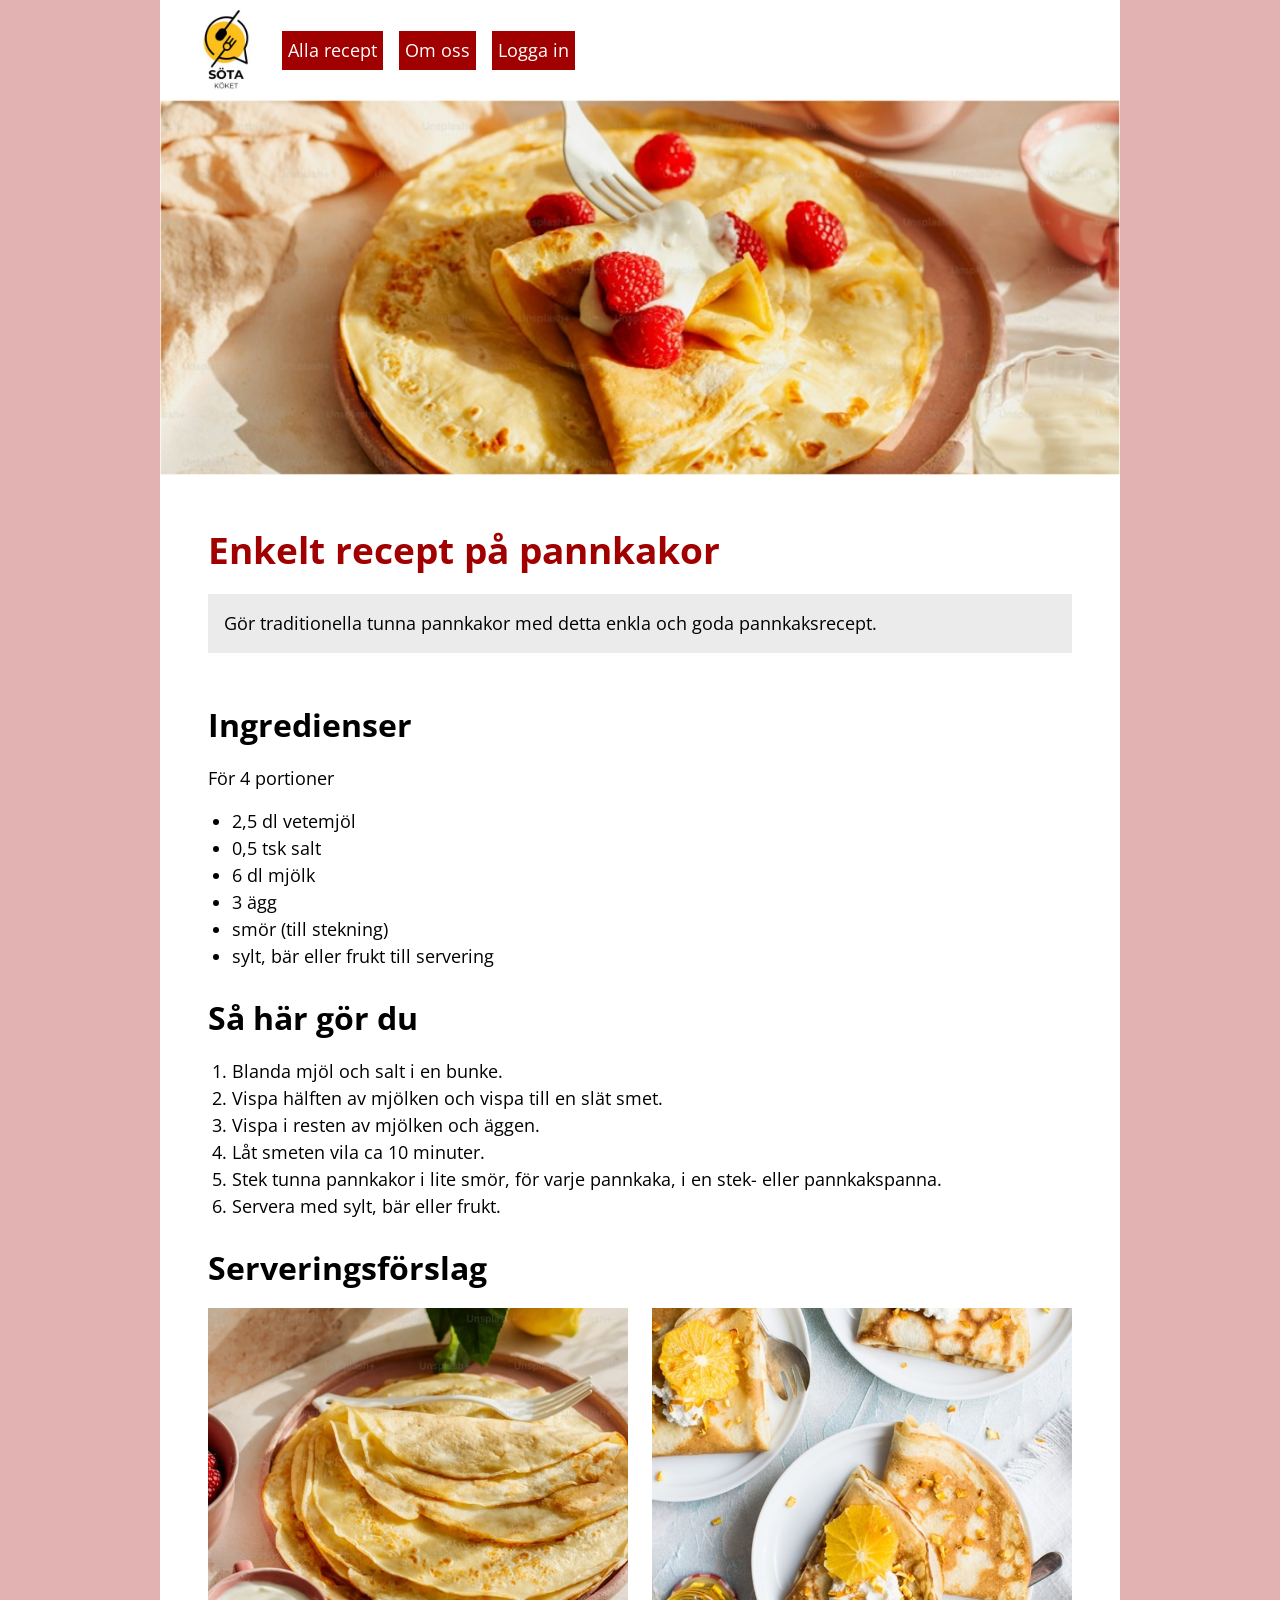
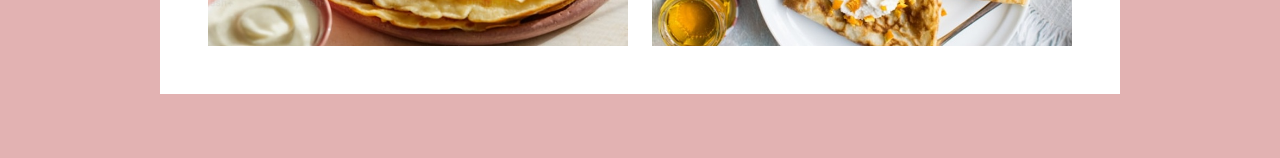
<file: index.html>
<!doctype html>
<html lang="sv-SE" class="flex justify-center flex-col-md">
  <head>
    <meta charset="utf-8">
    <meta name="viewport" content="width=device-width">
    <meta name="description" content="Enkelt recept på pannkakor. Gör traditionella tunna pannkakor med detta enkla och goda pannkaksrecept.">
    <title>Recept på pannkakor</title>
     

    <!-- Google Fonts -->
    <link href="https://fonts.googleapis.com/css2?family=Open+Sans&display=swap" rel="stylesheet">
    
    <link rel="stylesheet" type="text/css" href="recept.css">

  </head>

  <body class="flex flex-col">
    <a href="#main" class="skip">Hoppa till huvudinnehållet</a>

    <nav>
      <div class="navbar">
        <ul class="flex align-items-center">
          <img class="logo" src="recept-logo.jpg" alt="Logo">
          <li class="flex"><a href="recept.html">Alla recept</a></li>
          <li class="flex"><a href="omoss.html">Om oss</a></li>
          <li class="flex"><a href="index.html">Logga in</a></li>
        </ul>
      </div>
    </nav>
    <header>
      <div class="header-image"><img src="pannkaka-head.jpg" alt="Runda pannkakor på tallrik"></div>
    
      
      <div class="header-content">
        <h1>Enkelt recept på pannkakor</h1>
        <p class="grey">Gör traditionella tunna pannkakor med detta enkla och goda pannkaksrecept.</p>
      </div>
    </header>
    <main id="main">
      <div class="content flex flex-col">
       

        <section>
          <div>

            <h2>Ingredienser</h2>
            <p>För 4 portioner</p>
            <ul>
              <li>2,5 dl vetemjöl</li>
              <li>0,5 tsk salt</li>
              <li>6 dl mjölk</li>
              <li>3 ägg</li>
              <li>smör (till stekning)</li>
              <li>sylt, bär eller frukt till servering</li>
            </ul>
          </div>
        </section>
        <section>
          <div>
            <h2>Så här gör du</h2>

            <ol>
              <li>Blanda mjöl och salt i en bunke.</li>
              <li>Vispa hälften av mjölken och vispa till en slät smet.</li>
              <li>Vispa i resten av mjölken och äggen.</li>
              <li>Låt smeten vila ca 10 minuter.</li>
              <li>Stek tunna pannkakor i lite smör, för varje pannkaka, i en stek- eller pannkakspanna.</li>
              <li>Servera med sylt, bär eller frukt.</li>
            </ol>
          </div>
        </section>
        <aside>
          <div>
            <h2 class="servering-header">Serveringsförslag</h2>
          </div>
          <div class="footer-images flex justify-between flex-col-md">
            <div class="image-wrapper flex-1">
              <img src="servering-1.jpg" alt="Pannkakor på tallrik med grädde och hallon">
            </div>
            <div class="image-wrapper flex-1">
              <img src="servering-2.jpg" alt="Pannkakor med grädde, honung och apelsin">
            </div>
          </div>
        </aside>
      </div>
    </main>


    
  </body>

</html>
</file>
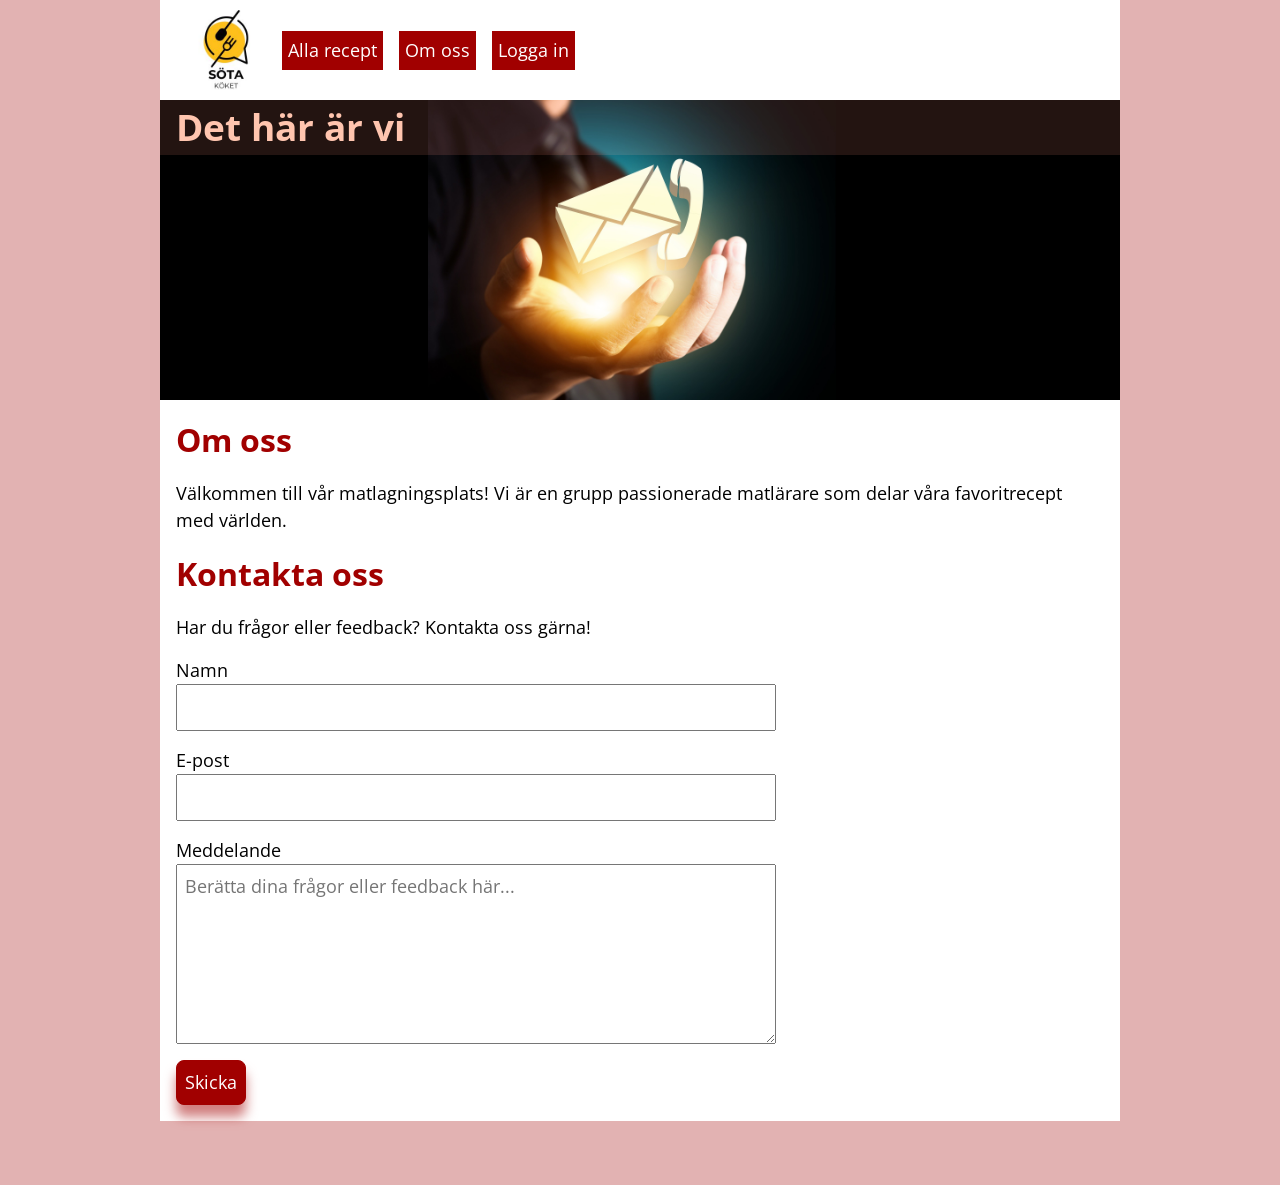
<file: omoss.html>
<!doctype html>
<html lang="sv-SE" class="flex justify-center flex-col-md">
  <head>
    <meta charset="utf-8">
    <meta name="viewport" content="width=device-width">
    <meta name="description" content="Enkelt recept på pannkakor. Gör traditionella tunna pannkakor med detta enkla och goda pannkaksrecept.">
    <title>Om oss</title>
     

    <!-- Google Fonts -->
    <link href="https://fonts.googleapis.com/css2?family=Open+Sans&display=swap" rel="stylesheet">
    
    <link rel="stylesheet" type="text/css" href="recept.css">

  </head>

  <body class="flex flex-col">
    <a href="#main" class="skip">Hoppa till huvudinnehållet</a>

    <nav>
      <div class="navbar">
        <ul class="flex align-items-center flex-col-md">
          <img class="logo" src="recept-logo.jpg" alt="Logo with cuttlery and a plate, text Söta köket">
          <li class="flex"><a href="recept.html">Alla recept</a></li>
          <li class="flex"><a href="omoss.html">Om oss</a></li>
          <li class="flex"><a href="index.html">Logga in</a></li>
        </ul>
      </div>
    </nav>
    <header>
      <div class="header-omoss"><h1>Det här är vi</h1></div>
    
      
      
    </header>
    <main id="main">
        <div class="omoss">
            <section><h2>Om oss</h2>
                <p>Välkommen till vår matlagningsplats! Vi är en grupp passionerade matlärare som delar våra favoritrecept med världen.</p>
            </section>
            <section>
                <h2>Kontakta oss</h2>
                <p>Har du frågor eller feedback? Kontakta oss gärna!</p>
            
            <form action="#" method="post">
                <div class="form-group">
                    <label for="name">Namn</label>
                    <input type="text" id="name" name="name" required>
                </div>
                <div class="form-group">
                    <label for="email">E-post</label>
                    <input type="email" id="email" name="email" required>
                </div>
                <div class="form-group">
                    <label for="message">Meddelande</label>
                    <textarea id="message" name="message" rows="6" placeholder="Berätta dina frågor eller feedback här..." required></textarea>
                </div>
                <button type="submit">Skicka</button>
            </form>
        </section>
        </div>


      
    </main>


    
  </body>

</html>
</file>
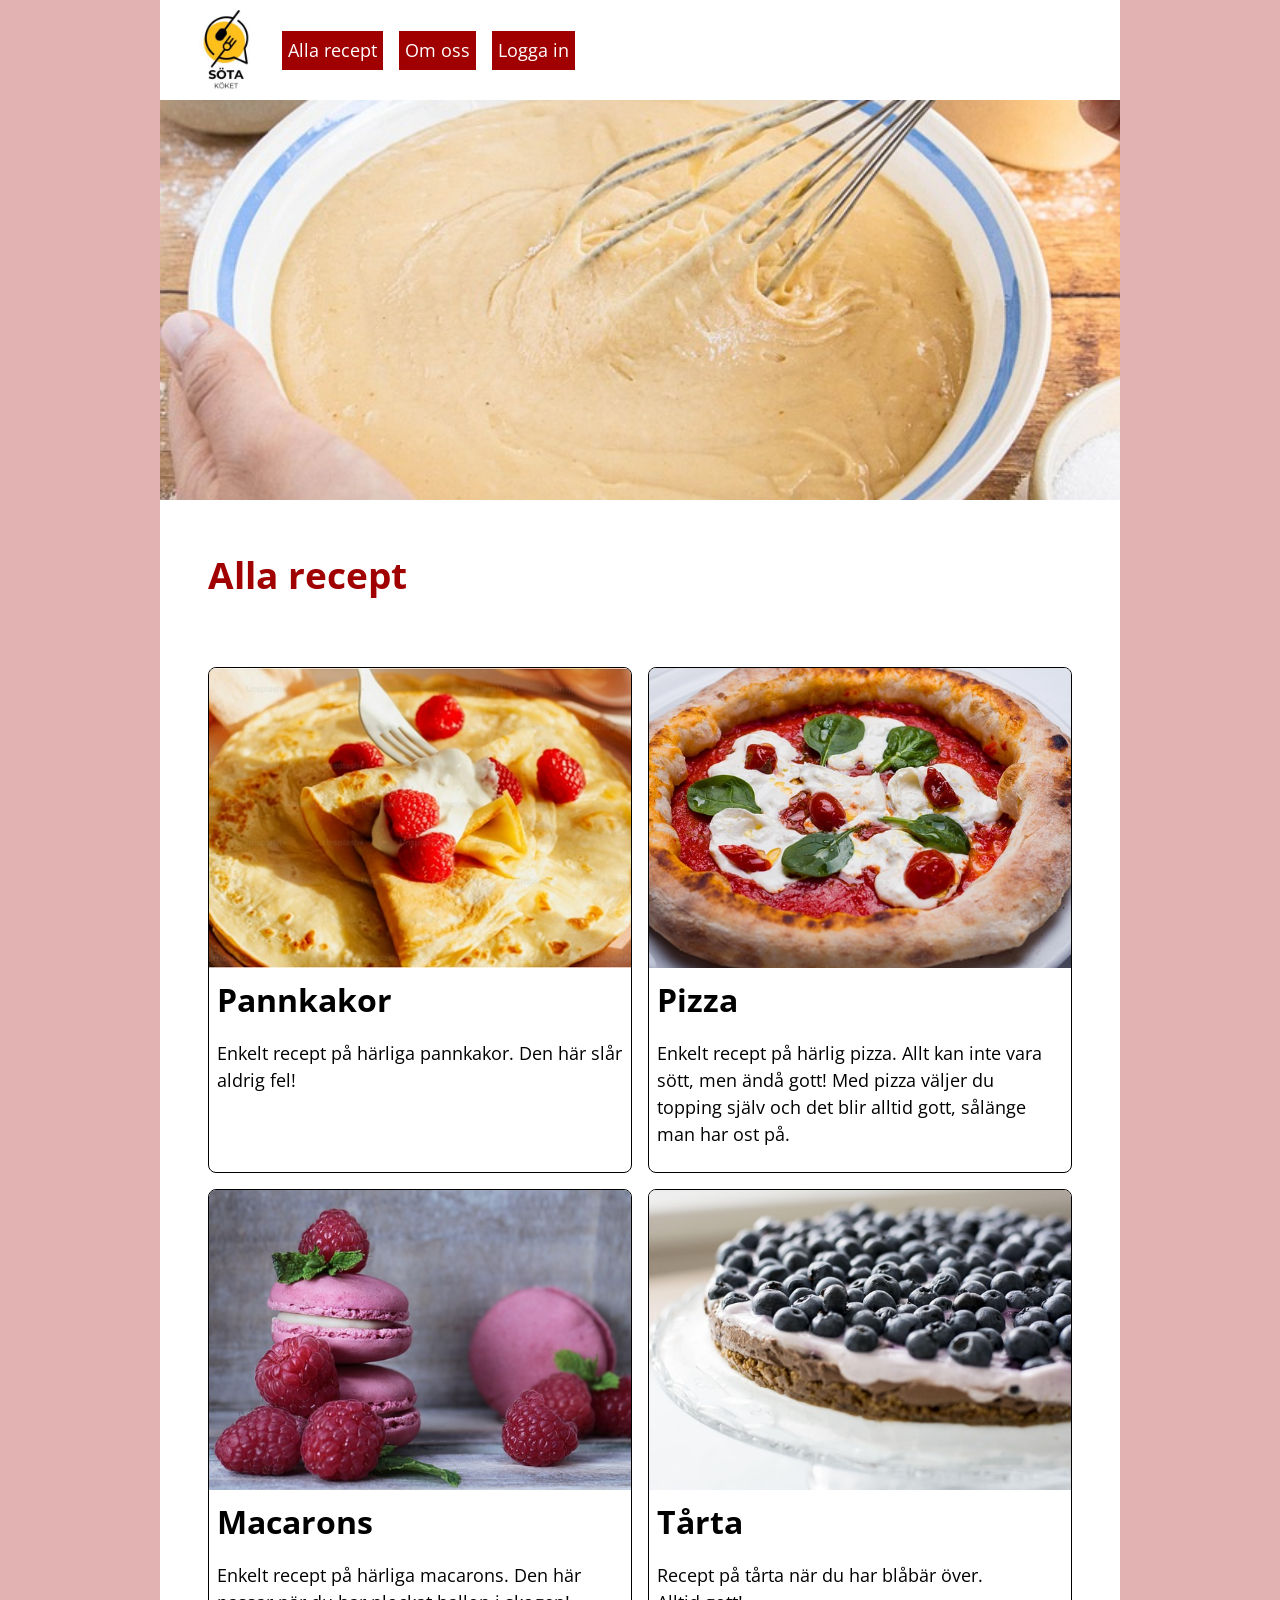
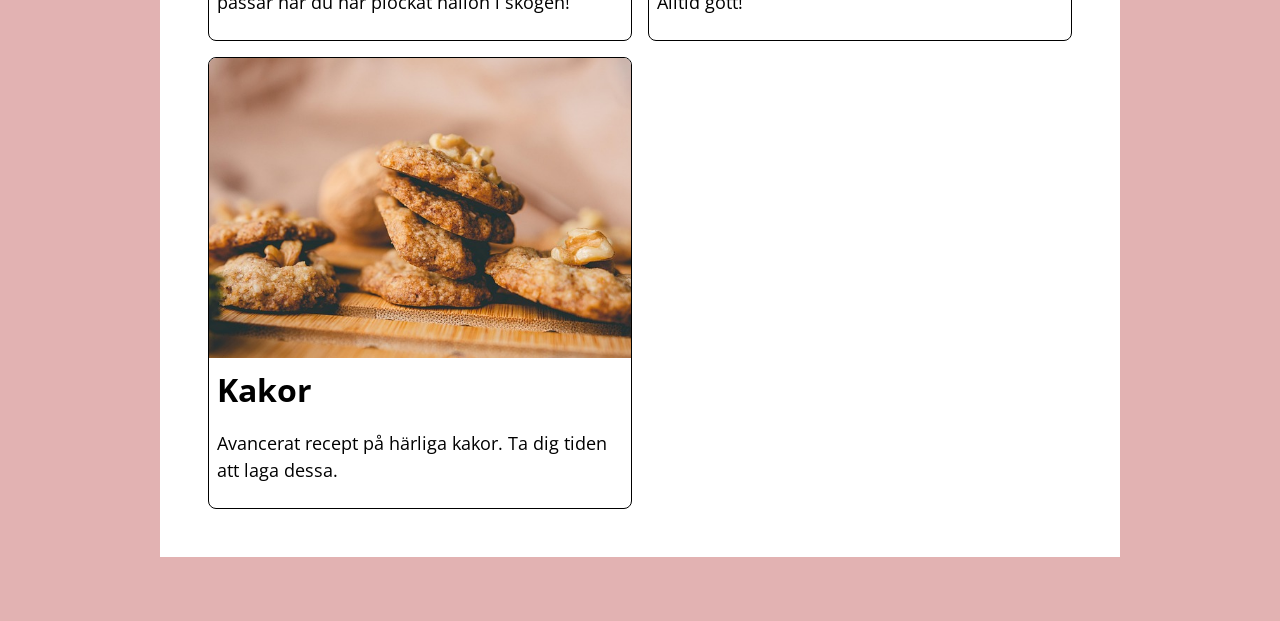
<file: recept.html>
<!doctype html>
<html lang="sv-SE" class="flex justify-center flex-col-md">
  <head>
    <meta charset="utf-8">
    <meta name="viewport" content="width=device-width">
    <meta name="description" content="Enkelt recept på pannkakor. Gör traditionella tunna pannkakor med detta enkla och goda pannkaksrecept.">
    <title>Recept på pannkakor</title>
     

    <!-- Google Fonts -->
    <link href="https://fonts.googleapis.com/css2?family=Open+Sans&display=swap" rel="stylesheet">
    
    <link rel="stylesheet" type="text/css" href="recept.css">

  </head>

  <body class="flex flex-col">
    <a href="#main" class="skip">Hoppa till huvudinnehållet</a>

    <nav>
      <div class="navbar">
        <ul class="flex align-items-center flex-col-md">
          <img class="logo" src="recept-logo.jpg" alt="Logo">
          <li class="flex"><a href="recept.html">Alla recept</a></li>
          <li class="flex"><a href="omoss.html">Om oss</a></li>
          <li class="flex"><a href="index.html">Logga in</a></li>
        </ul>
      </div>
    </nav>
    <header>
      <div class="header-image"><img src="smet.jpg" alt="Smet i en bunke med visp"></div>
    
      
      <div class="header-content">
        <h1>Alla recept</h1>
        
      </div>
    </header>
    <main id="main">
        <div class="container">
            <section>
             <div class="card">
                <a class="card-link" href="index.html">
                <div class="card-top">
                    <img src="pannkaka-head.jpg" alt="pannkakor på tallrik med hallon och grädde">
                </div>
                <div class="card-content">
                    <h2>Pannkakor</h2>
                    <p>Enkelt recept på härliga pannkakor. Den här slår aldrig fel!</p>
                </div>
                </a>
             </div>
            
            </section>
            <section>
             <div class="card">
                <div class="card-top">
                    <img src="pizza.jpg" alt="rund pizza med mozarella och tomatsås">
                </div>
                <div class="card-content">
                    <h2>Pizza</h2>
                    <p>Enkelt recept på härlig pizza. Allt kan inte vara sött, men ändå gott! Med pizza väljer du topping själv och det blir alltid gott, sålänge man har ost på.</p>
                </div>
             </div>
            </section>
            <section>
             <div class="card">
                <div class="card-top">
                    <img src="macarons.jpg" alt="Rosa macarons med hallon">
                </div>
                <div class="card-content">
                    <h2>Macarons</h2>
                    <p>Enkelt recept på härliga macarons. Den här passar när du har plockat hallon i skogen!</p>
                </div>
             </div>
            </section>
            <section>
             <div class="card">
                <div class="card-top">
                    <img src="tarta.jpg" alt="Tårta med blåbär">
                </div>
                <div class="card-content">
                    <h2>Tårta</h2>
                    <p>Recept på tårta när du har blåbär över. Alltid gott!</p>
                </div>
             </div>
            </section>
            <section>
             <div class="card">
                <div class="card-top">
                    <img src="cookies.jpg" alt="Kakor med valnötter">
                </div>
                <div class="card-content">
                    <h2>Kakor</h2>
                    <p>Avancerat recept på härliga kakor. Ta dig tiden att laga dessa.</p>
                </div>
             </div>
            </section>
        </div>
      
    </main>


    
  </body>

</html>
</file>
<file: recept.css>
/*CSS variables*/
:root {
    --primary-font: 'Open Sans', sans-serif;
    --primary-color: rgba(161, 0, 0, 0.3); /* pink */
    --secondary-color: #A10000; /* red */
    --omoss-color: oklch(from var(--secondary-color) 98% c h);
    color-scheme: light dark;
}



/*basic reset*/
* {
  margin: 0;
  padding: 0;
  font: inherit;
  
}

img {
  display: block; /* Remove default inline spacing, small white line under*/
  max-inline-size: 100%;}

/* Improve line wrapping */
p {
  text-wrap: pretty;
}

h1, h2, h3, h4, h5, h6 {
  text-wrap: balance;
}

/*utility classes*/
.flex {
  display: flex;
}

.flex-col {
  flex-direction: column;
}

.justify-center {
  justify-content: center;
}

.justify-between {
  justify-content: space-between;
}

.space-evenly {
  justify-content: space-evenly;
}

.space-between {
  justify-content: space-between;
}

.align-items-center {
  align-items: center;
}

.self-center {
  align-self: center;
}

.flex-1 {
  flex: 1;
}

.flex-2 {
  flex: 2;
}



/*grid*/

.card-link {
    text-decoration: none;
    color: inherit;
    display: block;
    block-size: 100%;
    
    &:focus,
    &:focus-visible,
    &:hover {
      background-color: var(--primary-color);
      outline: 0;
    }
  }

.container {
  display: grid;
  grid-template-columns: repeat(auto-fit, minmax(min(300px, 100%), 1fr)); /*https://www.youtube.com/watch?v=OZ6qKoq7RJU, min 300 px or 100% whichever is smaller, max 1 fr*/
  gap: 1rem;
  
  padding: 48px; /*aligns with index.html padding content class*/

  section {
    display: grid;
    
  }
}

.card {
  border: 1px solid black;
  border-radius: 8px;
  overflow: hidden;
  
  h2 {
    font-size: clamp(1.75rem, 1.2rem + 2vw, 2rem);
  }
}

.card-top {
  display: grid; 
  grid-template-columns: 1fr;
  block-size: 300px;
  overflow: clip;
  
  img {
  object-fit: cover;
  block-size: 100%;
  
  
 }
}

.card-content {
  padding: .5rem;
  
}

/*global styles*/
/*html style*/
html {
  background-color: var(--primary-color);
  /*display: flex;*/
  /*justify-content: center;*/
  /*width: 100vw;*/
  padding-block-end: 64px;

}

/**Body style*/

body {
  background-color: #FFFFFF;
  color:#000000;
  font-family: var(--primary-font);
  max-inline-size: 75%;
  min-inline-size: 75%;
  /*max-width: 75%;*/
  font-size: clamp(1rem, 0.95rem + 0.25vw, 1.125rem);
  font-weight: 400;
  /*display: flex;*/
  /*flex-direction: column;*/
  /*min-height: 100vh;*/
  min-block-size: 100vh;
  line-height: 1.5;
}

/*skip link*/
.skip {
  position: absolute;
  left: -10000px;
  top: auto;
  width: 1px;
  height: 1px;
  overflow: hidden;
}

.skip:focus {
  position: static;
  width: auto;
  height: auto;
}

/*Header style*/
header {
  max-width: 100%;
}

/*P style under titel*/
p.grey {
  background-color: #EBEBEB;
  padding: 1rem;
  
}

/*h styles*/
h1 {
    color: var(--secondary-color);
    font-size: clamp(2rem, 1.5rem + 1vw, 2.5rem);
   
    
}

h1, h2 {
    padding-block-end: 1rem;
    font-weight: 700;
}

h2 {
    font-size: clamp(1.75rem, 1.2rem + 1vw, 2rem);
   
    
}

/*p styles*/

section p {
    padding-block-end: 1rem;
}

/*logo styles*/
.logo {
  min-inline-size: 60px;
  max-inline-size: 80px;
  height: auto;
  display: block; /* Remove default inline spacing, small white line under*/
}
/*nav styles*/

.navbar {
  padding: 0.315rem;
}
.navbar ul {
    /*display: flex;*/
    gap: 1rem;
    list-style-type: none;
    padding: 0.3125rem;
}

/*To make an <a> (anchor) and <li> (list item) exactly the same 
size so that hovering causes no layout shifts or size differences, 
you need to set the anchor tag 
to display as a block and fill its parent container.*/
.navbar ul li {
  /*padding: 0.3125rem;*/
  border: 1px solid var(--secondary-color);

  a{
    display: block;
    padding: 0.3125rem;
    box-sizing: border-box;
    inline-size: 100%;
    block-size: 100%;
    text-align: center;
    
  }
}



.navbar ul li, .navbar ul li a, button {
     
  background-color: var(--secondary-color);
  color: #FFFFFF;
  text-decoration: none;



  &:focus,
  &:focus-visible, 
  &:hover {
    background-color: contrast-color(var(--secondary-color));
    color: #000000;
    outline: 0;
   
   }
}

.navbar ul li:has(:hover, :focus, :focus-visible),
button:has(:hover, :focus, :focus-visible) {
    
  border: 1px solid var(--secondary-color);
  outline: 1px;
    
}

/*this is because the focus ring is inside the padding background otherwise*/
/*.navbar ul li{
  padding-left: 0;
  padding-right: 0;
  padding-bottom: 0;
}*/

/*div style*/

.header-content {
    /*padding: 48px 48px 0px 48px;*/
    padding-block: 48px 0px;
    padding-inline: 48px;
}

.content {
  padding: 48px;
  /*display: flex;*/
  /*flex-direction: column;*/
  gap: 24px;
    
    
}



/*list styles*/
ul, ol {
  margin-inline-start: 1rem;
  padding-inline-start: 0.5rem;
}

/*image styles*/
.header-image  {
  /*min-height:300px;*/
  min-block-size: 300px;
  
  img {
    /*width: 100%;*/
    inline-size: 100%;
    object-fit: cover;
    border: 1px;
    /*background-image: url(pannkaka-head.jpg);
    background-color: aqua;
    background-size: cover;*/
    
    min-block-size: 300px;
    max-block-size: 400px;
    display: block; /* Remove default inline spacing, small white line under*/
  }}

.footer-images {
  /*display: flex;*/
  /*justify-content: space-between;*/
  gap: 24px;

  .image-wrapper {
    /*flex: 1;  */         /* Forces both items to take up equal width */
    min-inline-size: 0;      /* Crucial: allows the wrapper to shrink below image size */
  }
  

    img {
      inline-size: 100%;
      block-size: auto;
      display: block;
      /*max-width: 49%;
      max-height: 516px;*/
    }

}

/*.footer-images img {
    
    max-width: 49%;
    max-height: 516px;

}*/

/*om oss*/

.header-omoss {
  block-size: min(40vh, 300px);
  background-image: url(omoss.jpg);
  background-color: light-dark(#000000, hsl(from #000000 h s 20%));
  background-size: contain;
  background-position: center;
  background-repeat: no-repeat;

  h1 {
    color: var(--omoss-color);
    background-color: hsl(from var(--omoss-color) h s l  / 0.1);
    padding-inline: 1rem;
    padding-block: 0;
  }

}

.omoss {
  padding: 1rem;
  
  h2 {
    color: var(--secondary-color);
    
  }
  
}

/*form styles*/
input, button, textarea {
  font: inherit;
  padding: 0.5rem;
  
}


form {
  display: grid;
  inline-size: 100%;
  max-inline-size: 600px;


  gap: 1rem;

  button {
    inline-size: fit-content;
    padding: 0.5rem;
    border: 1px solid var(--secondary-color);
    border-radius: 0.5rem;
    box-shadow: 0 12px 12px oklch(from var(--secondary-color) l c h / 0.5);
  }
}

.form-group {
  display: grid;
  
}

/* media queries */
@media (max-width: 600px) {

  /*utility classes*/
  .flex-col-md {
    flex-direction: column;
  }

  /*html {
    flex-direction: column;
  }*/
  

  body {
    max-inline-size: 100%;
    
    
  }
  .header-content {
    padding-block: 48px 16px;
    padding-inline: 16px;
  
  }
  .content, .container {
    
    padding-block: 0px 64px;
    padding-inline: 16px;
  }
  .footer-images {
    /*flex-direction: column;*/

    img {
      max-inline-size: 100%;
      max-block-size: 516px;
    }
  }

  /*.container {
      grid-template-columns: 1fr;
  }


  /*.footer-images img {
    
    max-width: 100%;
    max-height: 516px;

}*/


}
</file>
